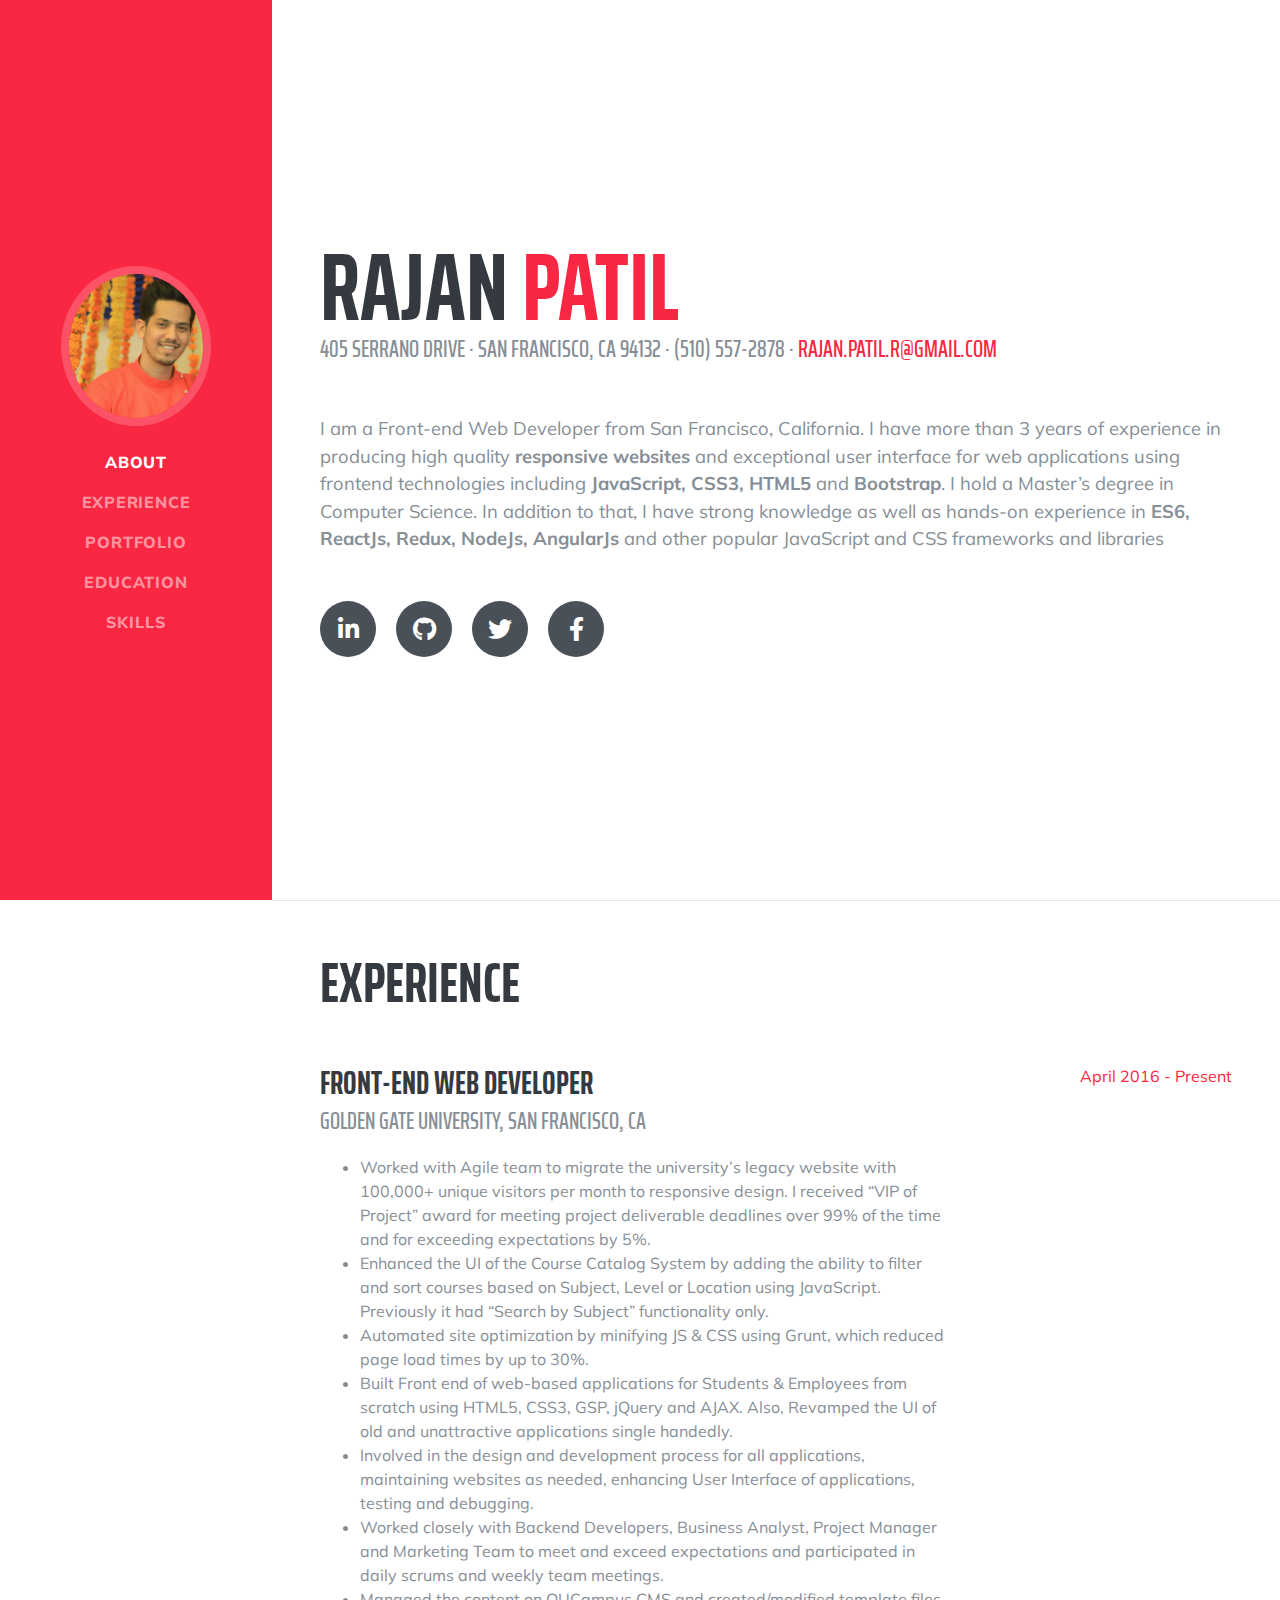
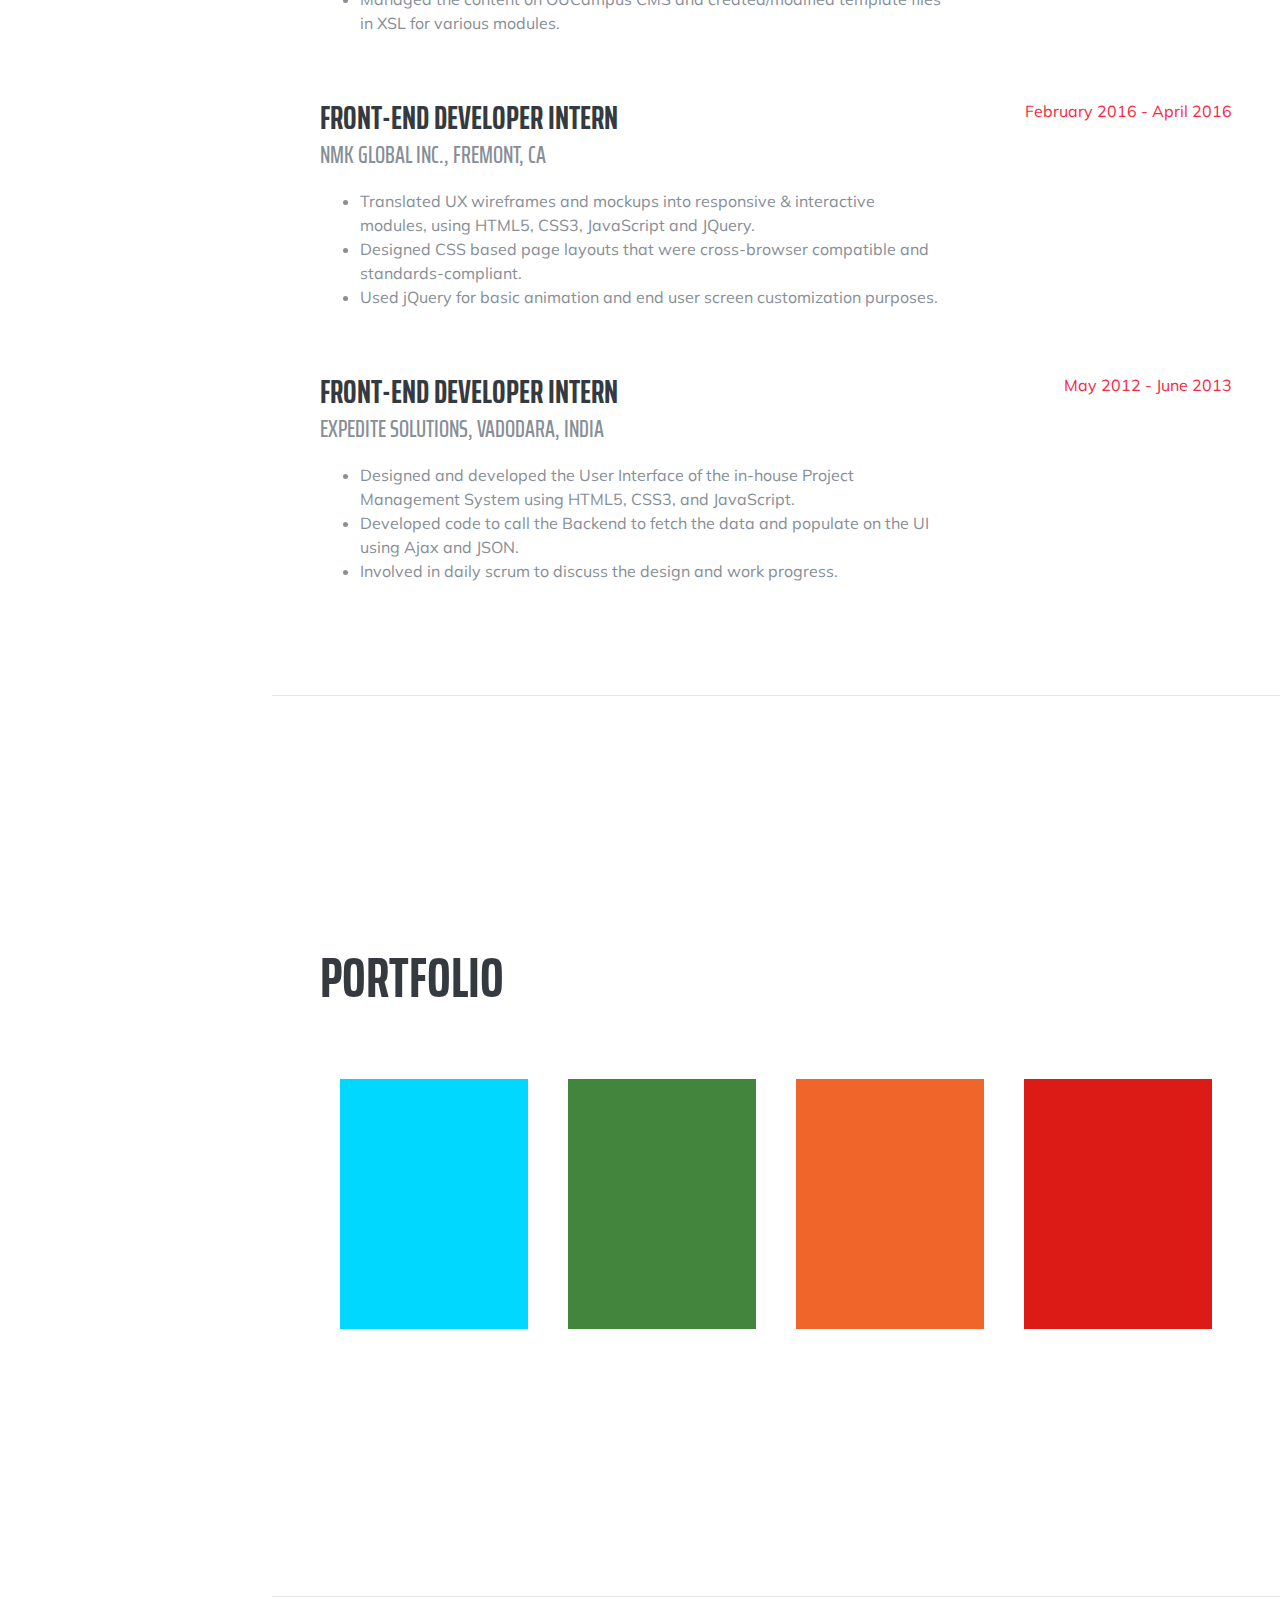
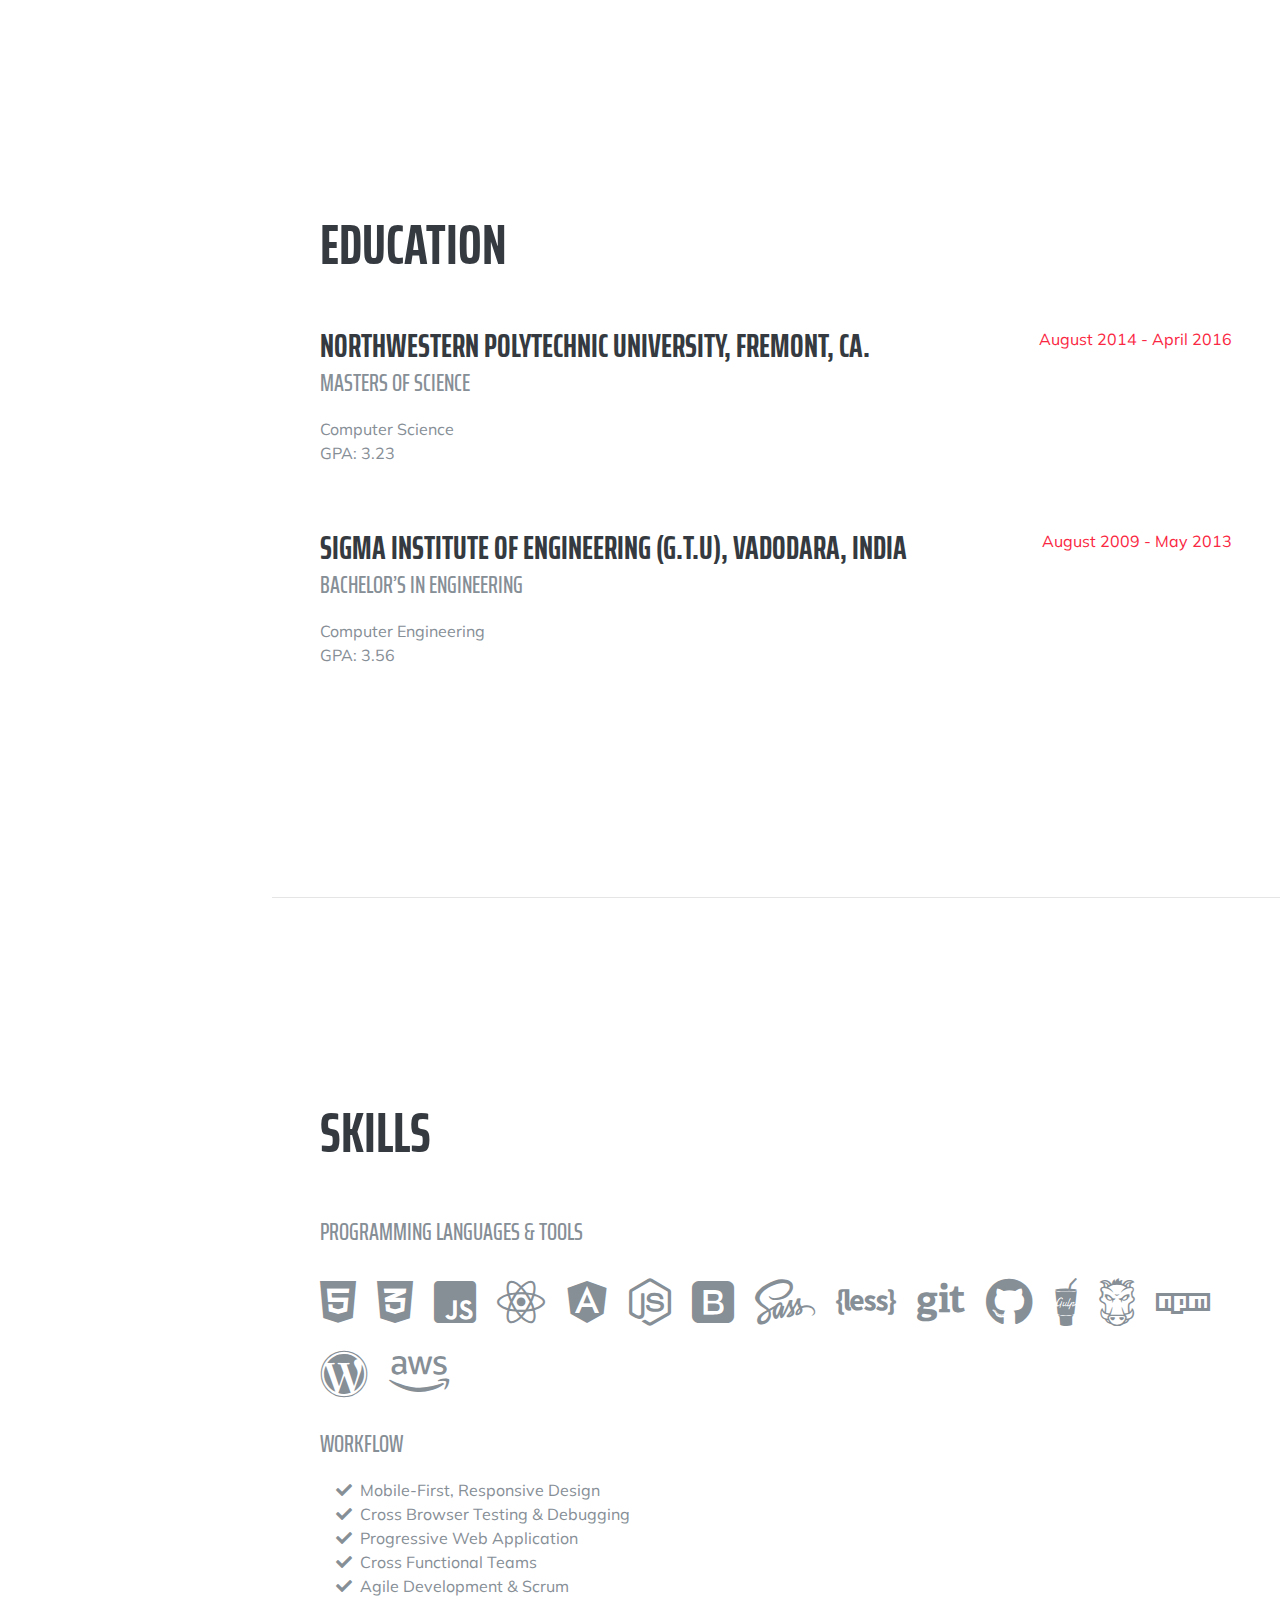
<file: index.html>
<!DOCTYPE html>
<html lang="en">

<head>

  <meta charset="utf-8">
  <meta name="viewport" content="width=device-width, initial-scale=1, shrink-to-fit=no">
  <meta name="description" content="Front-end Web Developer Resume & Portfolio">
  <meta name="author" content="Rajan Patil">

  <title>Rajan Patil | Front-end Web Developer Resume & Portfolio</title>

  <!-- Bootstrap core CSS -->
  <link href="vendor/bootstrap/css/bootstrap.min.css" rel="stylesheet">

  <!-- Custom fonts for this template -->
  <link href="https://fonts.googleapis.com/css?family=Saira+Extra+Condensed:500,700" rel="stylesheet">
  <link href="https://fonts.googleapis.com/css?family=Muli:400,400i,800,800i" rel="stylesheet">
  <link href="vendor/fontawesome-free/css/all.min.css" rel="stylesheet">
  <!-- Custom styles for this template -->
  <link href="css/resume.css" rel="stylesheet">
  <link href="css/portfolio.css" rel="stylesheet">

</head>

<body id="page-top">

  <nav class="navbar navbar-expand-lg navbar-dark bg-primary fixed-top" id="sideNav">
    <a class="navbar-brand js-scroll-trigger" href="#page-top">
      <span class="d-block d-lg-none">Rajan Patil</span>
      <span class="d-none d-lg-block">
        <img class="img-fluid img-profile rounded-circle mx-auto mb-2" src="img/rajan%20patil.jpg" alt="">
      </span>
    </a>
    <button class="navbar-toggler" type="button" data-toggle="collapse" data-target="#navbarSupportedContent" aria-controls="navbarSupportedContent" aria-expanded="false" aria-label="Toggle navigation">
      <span class="navbar-toggler-icon"></span>
    </button>
    <div class="collapse navbar-collapse" id="navbarSupportedContent">
      <ul class="navbar-nav">
        <li class="nav-item">
          <a class="nav-link js-scroll-trigger" href="#about">About</a>
        </li>
        <li class="nav-item">
          <a class="nav-link js-scroll-trigger" href="#experience">Experience</a>
        </li>
        <li class="nav-item">
          <a class="nav-link js-scroll-trigger" href="#portfolio">Portfolio</a>
        </li>
        <li class="nav-item">
          <a class="nav-link js-scroll-trigger" href="#education">Education</a>
        </li>
        <li class="nav-item">
          <a class="nav-link js-scroll-trigger" href="#skills">Skills</a>
        </li>
        <!-- <li class="nav-item">
          <a class="nav-link js-scroll-trigger" href="#awards">Awards</a>
        </li>-->
      </ul>
    </div>
  </nav>

  <div class="container-fluid p-0">

    <section class="resume-section p-3 p-lg-5 d-flex align-items-center" id="about">
      <div class="w-100">
        <h1 class="mb-0">Rajan
          <span class="text-primary">Patil</span>
        </h1>
        <div class="subheading mb-5">405 Serrano Drive · San Francisco, CA 94132 · (510) 557-2878 ·
          <a href="mailto:name@email.com">rajan.patil.r@gmail.com</a>
        </div>
        <p class="lead mb-5">I am a Front-end Web Developer from San Francisco, California. I have more than 3 years of experience in producing high quality <b>responsive websites</b> and exceptional user interface for web applications using frontend technologies including <b>JavaScript, CSS3, HTML5</b> and <b>Bootstrap</b>. I hold a Master’s degree in Computer Science. In addition to that, I have strong knowledge as well as hands-on experience in <b>ES6, ReactJs, Redux, NodeJs, AngularJs</b> and other popular JavaScript and CSS frameworks and libraries</p>
        <div class="social-icons">
          <a href="#">
            <i class="fab fa-linkedin-in"></i>
          </a>
          <a href="https://github.com/Raaj108" target="_blank">
            <i class="fab fa-github"></i>
          </a>
          <a href="#">
            <i class="fab fa-twitter"></i>
          </a>
          <a href="#">
            <i class="fab fa-facebook-f"></i>
          </a>
        </div>
      </div>
    </section>

    <hr class="m-0">

    <section class="resume-section p-3 p-lg-5 d-flex justify-content-center" id="experience">
      <div class="w-100">
        <h2 class="mb-5">Experience</h2>

        <div class="resume-item d-flex flex-column flex-md-row justify-content-between mb-5">
          <div class="resume-content">
            <h3 class="mb-0">Front-end Web Developer</h3>
            <div class="subheading mb-3">Golden Gate University, San Francisco, CA</div>
            <ul class="">
              <li class="">Worked with Agile team to migrate the university’s legacy website with 100,000+ unique visitors per month to responsive design. I received “VIP of Project” award for meeting project deliverable deadlines over 99% of the time and for exceeding expectations by 5%.</li>
              <li class="">Enhanced the UI of the Course Catalog System by adding the ability to filter and sort courses based on Subject, Level or Location using JavaScript. Previously it had “Search by Subject” functionality only.</li>
              <li class="">Automated site optimization by minifying JS & CSS using Grunt, which reduced page load times by up to 30%.</li>
              <li class=""> Built Front end of web-based applications for Students & Employees from scratch using HTML5, CSS3, GSP, jQuery and AJAX. Also, Revamped the UI of old and unattractive applications single handedly.</li>
              <li class="">Involved in the design and development process for all applications, maintaining websites as needed, enhancing User Interface of applications, testing and debugging.</li>
              <li class="">Worked closely with Backend Developers, Business Analyst, Project Manager and Marketing Team to meet and exceed expectations and participated in daily scrums and weekly team meetings.</li>
              <li class="">Managed the content on OUCampus CMS and created/modified template files in XSL for various modules.
              </li>
            </ul>
          </div>
          <div class="resume-date text-md-right">
            <span class="text-primary">April 2016 - Present</span>
          </div>
        </div>

        <div class="resume-item d-flex flex-column flex-md-row justify-content-between mb-5">
          <div class="resume-content">
            <h3 class="mb-0">Front-end Developer Intern</h3>
            <div class="subheading mb-3">NMK Global Inc., Fremont, CA</div>
            <ul class="">
              <li class="">Translated UX wireframes and mockups into responsive & interactive modules, using HTML5, CSS3, JavaScript and JQuery.</li>
              <li class="">Designed CSS based page layouts that were cross-browser compatible and standards-compliant.</li>
              <li class="">Used jQuery for basic animation and end user screen customization purposes.</li>
            </ul>
          </div>
          <div class="resume-date text-md-right">
            <span class="text-primary">February 2016 - April 2016</span>
          </div>
        </div>

        <div class="resume-item d-flex flex-column flex-md-row justify-content-between mb-5">
          <div class="resume-content">
            <h3 class="mb-0">Front-end Developer Intern</h3>
            <div class="subheading mb-3">Expedite Solutions, Vadodara, India</div>
            <ul class="">
              <li class="">Designed and developed the User Interface of the in-house Project Management System using HTML5, CSS3, and JavaScript.</li>
              <li class="">Developed code to call the Backend to fetch the data and populate on the UI using Ajax and JSON.</li>
              <li class="">Involved in daily scrum to discuss the design and work progress.</li>
            </ul>
          </div>
          <div class="resume-date text-md-right">
            <span class="text-primary">May 2012 - June 2013</span>
          </div>
        </div>
      </div>
    </section>

    <hr class="m-0">

    <div class="container-fluid p-0">
      <section class="resume-section p-3 p-lg-5 d-flex align-items-center" id="portfolio">
        <div class="w-100">
          <h2 class="mb-5">Portfolio</h2>
          <div class="portfolio-container d-flex flex-row">
            <div id="reactjs" class="cell-container p-2">
              <a class="overlay" href="/portfolio/react/index.html">
                <div class="text">
                  <p class="title">ReactJs</p>
                </div>
              </a>
            </div>
            <div id="nodejs" class="cell-container p-2">
              <a class="overlay" href="/portfolio/node/index.html">
                <div class="text">
                  <p class="title">NodeJs/<br>ExpressJs</p>
                </div>
              </a>
            </div>
            <div id="html" class="cell-container p-2">
              <a class="overlay" href="/portfolio/html/index.html">
                <div class="text">
                  <p class="title">HTML5/<br>CSS3</p>
                </div>
              </a>
            </div>
            <div id="angular" class="cell-container p-2">
              <a class="overlay" href="/portfolio/angular/index.html">
                <div class="text">
                  <p class="title">AngularJs</p>
                </div>
              </a>
            </div>
          </div>
        </div>
      </section>
    </div>

    <hr class="m-0">

    <section class="resume-section p-3 p-lg-5 d-flex align-items-center" id="education">
      <div class="w-100">
        <h2 class="mb-5">Education</h2>
        <div class="resume-item d-flex flex-column flex-md-row justify-content-between mb-5">
          <div class="resume-content">
            <h3 class="mb-0">Northwestern Polytechnic University, Fremont, CA.</h3>
            <div class="subheading mb-3">Masters of Science</div>
            <div>Computer Science</div>
            <p>GPA: 3.23</p>
          </div>
          <div class="resume-date text-md-right">
            <span class="text-primary">August 2014 - April 2016</span>
          </div>
        </div>
        <div class="resume-item d-flex flex-column flex-md-row justify-content-between">
          <div class="resume-content">
            <h3 class="mb-0">Sigma Institute of Engineering (G.T.U), Vadodara, India</h3>
            <div class="subheading mb-3">Bachelor’s in Engineering</div>
            <div> Computer Engineering</div>
            <p>GPA: 3.56</p>
          </div>
          <div class="resume-date text-md-right">
            <span class="text-primary">August 2009 - May 2013</span>
          </div>
        </div>
      </div>
    </section>


    <hr class="m-0">

    <section class="resume-section p-3 p-lg-5 d-flex align-items-center" id="skills">
      <div class="w-100">
        <h2 class="mb-5">Skills</h2>

        <div class="subheading mb-3">Programming Languages &amp; Tools</div>
        <ul class="list-inline dev-icons">
          <li class="list-inline-item" data-toggle="tooltip" title="HTML5">
            <i class="fab fa-html5"></i>
          </li>
          <li class="list-inline-item" data-toggle="tooltip" title="CSS3">
            <i class="fab fa-css3-alt"></i>
          </li>
          <li class="list-inline-item" data-toggle="tooltip" title="JavaScript">
            <i class="fab fa-js-square"></i>
          </li>
          <li class="list-inline-item" data-toggle="tooltip" title="ReactJS">
            <i class="fab fa-react"></i>
          </li>
          <li class="list-inline-item" data-toggle="tooltip" title="Angular">
            <i class="fab fa-angular"></i>
          </li>
          <li class="list-inline-item" data-toggle="tooltip" title="NodeJS">
            <i class="fab fa-node-js"></i>
          </li>
          <li class="list-inline-item" data-toggle="tooltip" title="Bootstrap">
            <i class="fab fa-bootstrap"></i>
          </li>
          <li class="list-inline-item" data-toggle="tooltip" title="Sass">
            <i class="fab fa-sass"></i>
          </li>
          <li class="list-inline-item" data-toggle="tooltip" title="Less">
            <i class="fab fa-less"></i>
          </li>
          <li class="list-inline-item" data-toggle="tooltip" title="Git">
            <i class="fab fa-git"></i>
          </li>
          <li class="list-inline-item" data-toggle="tooltip" title="Github">
            <i class="fab fa-github"></i>
          </li>
          <li class="list-inline-item" data-toggle="tooltip" title="Gulp">
            <i class="fab fa-gulp"></i>
          </li>
          <li class="list-inline-item" data-toggle="tooltip" title="Grunt">
            <i class="fab fa-grunt"></i>
          </li>
          <li class="list-inline-item" data-toggle="tooltip" title="NPM">
            <i class="fab fa-npm"></i>
          </li>
          <li class="list-inline-item" data-toggle="tooltip" title="Wordpress">
            <i class="fab fa-wordpress"></i>
          </li>
          <li class="list-inline-item" data-toggle="tooltip" title="AWS">
            <i class="fab fa-aws"></i>
          </li>
        </ul>

        <div class="subheading mb-3">Workflow</div>
        <ul class="fa-ul mb-0">
          <li>
            <i class="fa-li fa fa-check"></i> Mobile-First, Responsive Design</li>
          <li>
            <i class="fa-li fa fa-check"></i> Cross Browser Testing &amp; Debugging</li>
          <li>
            <i class="fa-li fa fa-check"></i> Progressive Web Application</li>
          <li>
            <i class="fa-li fa fa-check"></i> Cross Functional Teams</li>
          <li>
            <i class="fa-li fa fa-check"></i> Agile Development &amp; Scrum</li>
        </ul>
      </div>
    </section>

    <!-- <hr class="m-0">

    <section class="resume-section p-3 p-lg-5 d-flex align-items-center" id="awards">
      <div class="w-100">
        <h2 class="mb-5">Awards &amp; Certifications</h2>
        <ul class="fa-ul mb-0">
          <li>
            <i class="fa-li fa fa-trophy text-warning"></i> Google Analytics Certified Developer</li>
          <li>
            <i class="fa-li fa fa-trophy text-warning"></i> Mobile Web Specialist - Google Certification</li>
          <li>
            <i class="fa-li fa fa-trophy text-warning"></i> 1
            <sup>st</sup> Place - University of Colorado Boulder - Emerging Tech Competition 2009</li>
          <li>
            <i class="fa-li fa fa-trophy text-warning"></i> 1
            <sup>st</sup> Place - University of Colorado Boulder - Adobe Creative Jam 2008 (UI Design Category)</li>
          <li>
            <i class="fa-li fa fa-trophy text-warning"></i> 2
            <sup>nd</sup> Place - University of Colorado Boulder - Emerging Tech Competition 2008</li>
          <li>
            <i class="fa-li fa fa-trophy text-warning"></i> 1
            <sup>st</sup> Place - James Buchanan High School - Hackathon 2006</li>
          <li>
            <i class="fa-li fa fa-trophy text-warning"></i> 3
            <sup>rd</sup> Place - James Buchanan High School - Hackathon 2005</li>
        </ul>
      </div>
    </section>-->
  </div>

  <!-- Bootstrap core JavaScript -->
  <script src="vendor/jquery/jquery.min.js"></script>
  <script src="vendor/bootstrap/js/bootstrap.bundle.min.js"></script>

  <!-- Plugin JavaScript -->
  <script src="vendor/jquery-easing/jquery.easing.min.js"></script>

  <!-- Custom scripts for this template -->
  <script src="js/resume.js"></script>

</body></html>
</file>
<file: css/portfolio.css>
#portfolio {
  color: #ffffff;
}

.portfolio-container .cell-container {
  position: relative;
  width: 35%;
  min-height: 250px;
  margin: 20px;
  cursor: pointer;
}

.portfolio-container .cell-container .overlay {
  width: 100%;
  height: 100%;
  cursor: pointer;
}

.portfolio-container .cell-container .overlay .text {
  color: #fff;
  position: absolute;
  top: 50%;
  left: 50%;
  text-transform: uppercase;
  -webkit-transform: translate(-50%, -50%);
  transform: translate(-50%, -50%);
  -ms-transform: translate(-50%, -50%);
}

.portfolio-container .cell-container .overlay .text .sub-title {
  font-size: 16px;
  font-weight: 600;
  line-height: 24px;
  margin-top: 10px;
  text-align: left;
}

.portfolio-container .cell-container .overlay .text .title {
  font-size: 32px;
  font-weight: 400;
  line-height: 40px;
  text-align: left;
  text-transform: initial;
}

.portfolio-container .cell-container .overlay .text .divider {
  background-color: #fff;
  height: 1px;
  width: 35px;
}

.portfolio-container .cell-container:hover > .overlay .text {}

.portfolio-container .cell-container .image {
  width: 250px;
  height: 250px;
}

@media (max-width: 480px) {
  .portfolio-container {
    flex-wrap: wrap;
  }

  .portfolio-container .cell-container {
    width: 100%;
  }
}
@media (max-width: 820px) and (orientation: landscape){
  .portfolio-container .cell-container .image {
    width: 200px;
    height: 200px;
  }
}


#reactjs {
  background-color: #00D8FF;
}

#nodejs {
  background-color: #43853D;
}

#javascript {
  background-color: #fad703;
}

#html {
  background-color: #EF652A;
}

#angular {
  background-color: #DD1B16;
}
</file>
<file: css/resume.css>
/*!
 * Start Bootstrap - Resume v5.0.4 (https://startbootstrap.com/template-overviews/resume)
 * Copyright 2013-2019 Start Bootstrap
 * Licensed under MIT (https://github.com/BlackrockDigital/startbootstrap-resume/blob/master/LICENSE)
 */

body {
  font-family: 'Muli', -apple-system, BlinkMacSystemFont, 'Segoe UI', Roboto, 'Helvetica Neue', Arial, sans-serif, 'Apple Color Emoji', 'Segoe UI Emoji', 'Segoe UI Symbol', 'Noto Color Emoji';
  padding-top: 54px;
  color: #868e96;
}

@media (min-width: 992px) {
  body {
    padding-top: 0;
    padding-left: 17rem;
  }
}

h1,
h2,
h3,
h4,
h5,
h6 {
  font-family: 'Saira Extra Condensed', -apple-system, BlinkMacSystemFont, 'Segoe UI', Roboto, 'Helvetica Neue', Arial, sans-serif, 'Apple Color Emoji', 'Segoe UI Emoji', 'Segoe UI Symbol', 'Noto Color Emoji';
  font-weight: 700;
  text-transform: uppercase;
  color: #343a40;
}

h1 {
  font-size: 6rem;
  line-height: 5.5rem;
}

h2 {
  font-size: 3.5rem;
}

h3 {
  font-size: 2rem;
}

p.lead {
  font-size: 1.15rem;
  font-weight: 400;
}

.subheading {
  text-transform: uppercase;
  font-weight: 500;
  font-family: 'Saira Extra Condensed', -apple-system, BlinkMacSystemFont, 'Segoe UI', Roboto, 'Helvetica Neue', Arial, sans-serif, 'Apple Color Emoji', 'Segoe UI Emoji', 'Segoe UI Symbol', 'Noto Color Emoji';
  font-size: 1.5rem;
}

.social-icons a {
  display: inline-block;
  height: 3.5rem;
  width: 3.5rem;
  background-color: #495057;
  color: #fff !important;
  border-radius: 100%;
  text-align: center;
  font-size: 1.5rem;
  line-height: 3.5rem;
  margin-right: 1rem;
}

.social-icons a:last-child {
  margin-right: 0;
}

.social-icons a:hover {
  background-color: #FA2742;
}

.dev-icons {
  font-size: 3rem;
}

.dev-icons .list-inline-item i:hover {
  color: #FA2742;
}

#sideNav .navbar-nav .nav-item .nav-link {
  font-weight: 800;
  letter-spacing: 0.05rem;
  text-transform: uppercase;
}

#sideNav .navbar-toggler:focus {
  outline-color: #fc7283;
}

@media (min-width: 992px) {
  #sideNav {
    text-align: center;
    position: fixed;
    top: 0;
    left: 0;
    display: -webkit-box;
    display: -ms-flexbox;
    display: flex;
    -webkit-box-orient: vertical;
    -webkit-box-direction: normal;
    -ms-flex-direction: column;
    flex-direction: column;
    width: 17rem;
    height: 100vh;
  }
  #sideNav .navbar-brand {
    display: -webkit-box;
    display: -ms-flexbox;
    display: flex;
    margin: auto auto 0;
    padding: 0.5rem;
  }
  #sideNav .navbar-brand .img-profile {
    max-width: 10rem;
    max-height: 10rem;
    border: 0.5rem solid rgba(255, 255, 255, 0.2);
  }
  #sideNav .navbar-collapse {
    display: -webkit-box;
    display: -ms-flexbox;
    display: flex;
    -webkit-box-align: start;
    -ms-flex-align: start;
    align-items: flex-start;
    -webkit-box-flex: 0;
    -ms-flex-positive: 0;
    flex-grow: 0;
    width: 100%;
    margin-bottom: auto;
  }
  #sideNav .navbar-collapse .navbar-nav {
    -webkit-box-orient: vertical;
    -webkit-box-direction: normal;
    -ms-flex-direction: column;
    flex-direction: column;
    width: 100%;
  }
  #sideNav .navbar-collapse .navbar-nav .nav-item {
    display: block;
  }
  #sideNav .navbar-collapse .navbar-nav .nav-item .nav-link {
    display: block;
  }
}

section.resume-section {
  padding-top: 5rem !important;
  padding-bottom: 5rem !important;
  max-width: 75rem;
}

section.resume-section .resume-item .resume-date {
  min-width: none;
}

@media (min-width: 768px) {
  section.resume-section {
    min-height: 100vh;
  }
  section.resume-section .resume-item .resume-date {
    min-width: 18rem;
  }
}

@media (min-width: 992px) {
  section.resume-section {
    padding-top: 3rem !important;
    padding-bottom: 3rem !important;
  }
}

.portfolio-container .cell-container {
  position: relative;
  width: 35%;
}

.portfolio-container .cell-container img.image {
  display: block;
  height: auto;
  width: 100%;
}

.portfolio-container .cell-container .overlay {
  background-color: #000;
  bottom: 0;
  height: 100%;
  left: 0;
  opacity: 0;
  position: absolute;
  right: 0;
  -webkit-transition: .5s ease;
  transition: .5s ease;
  top: 0;
  width: 100%;
  cursor: pointer;
}

.portfolio-container .cell-container .overlay .text {
  color: #fff;
  position: absolute;
  top: 50%;
  left: 50%;
  text-transform: uppercase;
  -webkit-transform: translate(-50%, -50%);
  transform: translate(-50%, -50%);
  -ms-transform: translate(-50%, -50%);
}

.portfolio-container .cell-container .overlay .text .sub-title {
  font-size: 16px;
  font-weight: 600;
  line-height: 24px;
  margin-top: 10px;
  text-align: left;
}

.portfolio-container .cell-container .overlay .text .title {
  font-size: 32px;
  font-weight: 400;
  line-height: 40px;
  text-align: left;
  text-transform: initial;
}

.portfolio-container .cell-container .overlay .text .divider {
  background-color: #fff;
  height: 1px;
  width: 35px;
}

.portfolio-container .cell-container:hover .overlay {
  opacity: .75;
}

.bg-primary {
  background-color: #FA2742 !important;
}

.text-primary {
  color: #FA2742 !important;
}

a {
  color: #FA2742;
}

a:hover, a:focus, a:active {
  color: #d0051f;
}

.modal {
  padding-left: 17px;
}

.modal div.modal-dialog {
  max-width: 100% !important;
  width: 100% !important;
}
</file>
